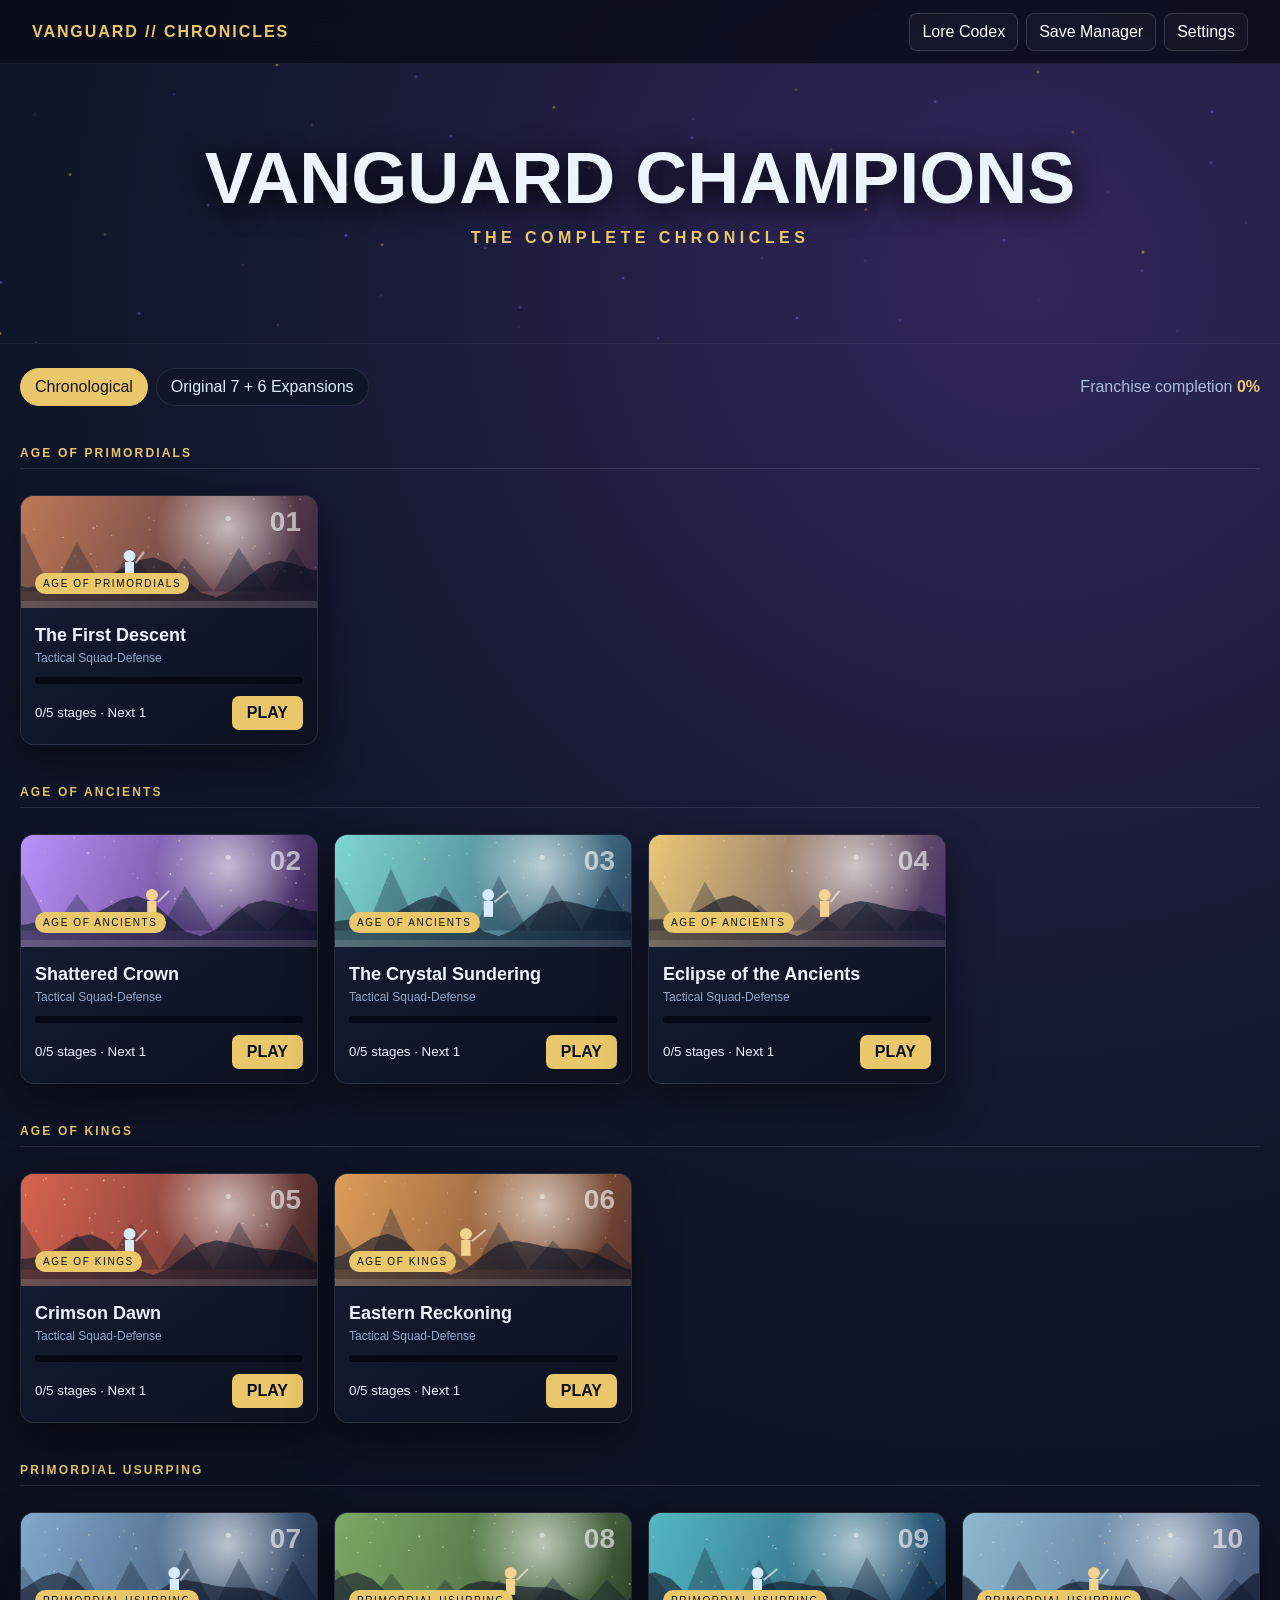
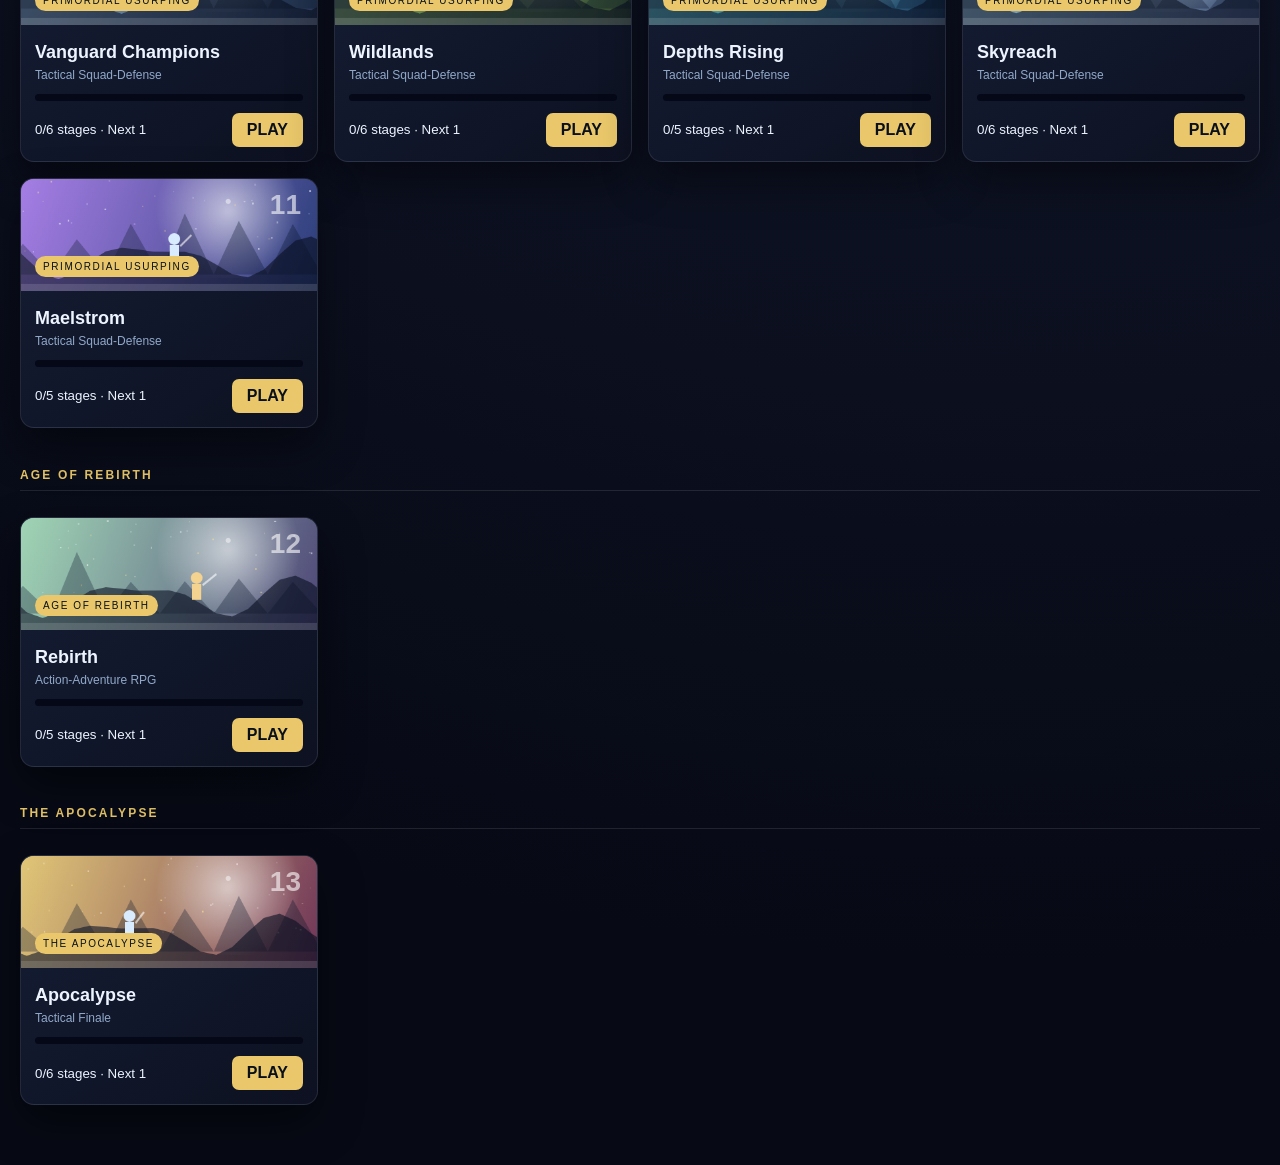
<file: index.html>
<!doctype html>
<html lang="en"><head><meta charset="utf-8"><meta name="viewport" content="width=device-width,initial-scale=1">
<title>Vanguard Champions: The Complete Chronicles</title><link rel="stylesheet" href="styles/launcher.css"></head>
<body><header class="topbar"><div class="brand">VANGUARD // CHRONICLES</div><div class="top-actions">
<button id="codexBtn">Lore Codex</button><button id="saveBtn">Save Manager</button><button id="settingsBtn">Settings</button></div></header>
<section class="hero"><canvas id="particles"></canvas><div class="hero-inner"><h1>VANGUARD CHAMPIONS</h1><p>THE COMPLETE CHRONICLES</p></div></section>
<main><div class="toolbar"><div class="filters"><button class="active" data-filter="chronology">Chronological</button><button data-filter="original">Original 7 + 6 Expansions</button></div><div class="completion">Franchise completion <strong id="completion">0%</strong></div></div><section id="gameGrid" class="grid"></section></main>
<script type="module">
import { loreData } from './shared/loreData.js';
import { loadSave, writeSave, exportSave, importSave, defaultSave } from './shared/saveManager.js';
import { modal } from './shared/uiComponents.js';
const games=[
['01-first-descent','The First Descent','Age of Primordials','Tactical Squad-Defense','#bc7049','#352543'],
['02-shattered-crown','Shattered Crown','Age of Ancients','Tactical Squad-Defense','#b88cff','#38234f'],
['03-crystal-sundering','The Crystal Sundering','Age of Ancients','Tactical Squad-Defense','#77d7d0','#2c4867'],
['04-eclipse-of-the-ancients','Eclipse of the Ancients','Age of Ancients','Tactical Squad-Defense','#edc96d','#3d2a67'],
['05-crimson-dawn','Crimson Dawn','Age of Kings','Tactical Squad-Defense','#d95a43','#452a2e'],
['06-eastern-reckoning','Eastern Reckoning','Age of Kings','Tactical Squad-Defense','#df994d','#57312c'],
['07-vanguard-champions','Vanguard Champions','Primordial Usurping','Tactical Squad-Defense','#7ba6ca','#263654'],
['08-wildlands','Wildlands','Primordial Usurping','Tactical Squad-Defense','#75a45a','#33492f'],
['09-depths-rising','Depths Rising','Primordial Usurping','Tactical Squad-Defense','#48b6bf','#213e62'],
['10-skyreach','Skyreach','Primordial Usurping','Tactical Squad-Defense','#87b8cf','#465478'],
['11-maelstrom','Maelstrom','Primordial Usurping','Tactical Squad-Defense','#a276e6','#263c75'],
['12-rebirth','Rebirth','Age of Rebirth','Action-Adventure RPG','#9bd6b1','#4d4377'],
['13-apocalypse','Apocalypse','The Apocalypse','Tactical Finale','#e2c66d','#6d3158']
];
let save=loadSave();
let filterMode='chronology';
const stageCount=i=>[7,8,10,13].includes(i+1)?6:5;
function render(){
 const grid=document.querySelector('#gameGrid');grid.innerHTML='';
 let indexes=games.map((_,i)=>i);
 if(filterMode==='original')indexes=[...indexes.slice(6),...indexes.slice(0,6)];
 let lastEra='';
 indexes.forEach(i=>{
  const g=games[i];
  if(filterMode==='chronology'&&g[2]!==lastEra){const heading=document.createElement('h2');heading.className='era-heading';heading.textContent=g[2];grid.appendChild(heading);lastEra=g[2];}
  if(filterMode==='original'&&i===6){const heading=document.createElement('h2');heading.className='era-heading';heading.textContent='The Original Seven';grid.appendChild(heading);}
  if(filterMode==='original'&&i===0){const heading=document.createElement('h2');heading.className='era-heading';heading.textContent='Six Lore Expansions';grid.appendChild(heading);}
  const gs=save.games[i+1]||{completedStages:[],endings:[]};const stages=stageCount(i);
  const pct=Math.round((gs.completedStages?.length||0)/stages*100);
  const card=document.createElement('article');card.className='card';card.style.setProperty('--c1',g[4]);card.style.setProperty('--c2',g[5]);
  const endingLabels={A:'Restoration',B:'The Eternal Cycle',C:'The Mentor’s Return',D:'The Unified Orb'};
  const endings=i===12?(gs.endings||[]).map(x=>{const code=x.charAt(0);return endingLabels[code]?`<span class="ending-badge" title="${endingLabels[code]}">Ending ${code}</span>`:''}).join(''):'';
  const next=gs.unlockedStages?.length?Math.min(stages,Math.max(...gs.unlockedStages)):1;
  const playLabel=(gs.completedStages?.length||0)>0?'CONTINUE':'PLAY';
  card.innerHTML=`<div class="cover"><canvas class="cover-art" aria-hidden="true"></canvas><span class="era">${g[2]}</span><b class="game-number">${String(i+1).padStart(2,'0')}</b></div><div class="card-body"><h2>${g[1]}</h2><div class="genre">${g[3]}</div><div class="progress"><i style="width:${pct}%"></i></div><div class="card-foot"><small>${gs.completedStages?.length||0}/${stages} stages${(gs.completedStages?.length||0)<stages?` · Next ${next}`:''}</small><a href="games/${g[0]}/index.html">${playLabel}</a></div>${endings?`<div class="ending-row" aria-label="Unlocked endings">${endings}</div>`:''}</div>`;
  grid.appendChild(card);
  paintCover(card.querySelector('.cover-art'),i,g[4],g[5]);
 });
 let completed=0,total=0;Object.values(save.games).forEach((g,i)=>{completed+=g.completedStages?.length||0;total+=stageCount(i)});
 document.querySelector('#completion').textContent=Math.round(completed/total*100)+'%';
}
function paintCover(canvas,index,primary,shadow){
 const ctx=canvas.getContext('2d');canvas.width=480;canvas.height=170;
 const gradient=ctx.createLinearGradient(0,0,480,170);gradient.addColorStop(0,primary);gradient.addColorStop(1,shadow);ctx.fillStyle=gradient;ctx.fillRect(0,0,480,170);
 const glow=ctx.createRadialGradient(330,48,3,330,48,110);glow.addColorStop(0,'#fff9');glow.addColorStop(1,'#fff0');ctx.fillStyle=glow;ctx.fillRect(220,0,230,150);
 let seed=(index+1)*7919;const rand=()=>{seed=(seed*16807)%2147483647;return(seed-1)/2147483646};
 for(let i=0;i<38;i++){ctx.globalAlpha=.2+rand()*.45;ctx.fillStyle=i%4?'#fff':'#ffe38b';ctx.fillRect(rand()*480,rand()*115,1+rand()*2,1+rand()*2)}
 ctx.globalAlpha=.32;ctx.fillStyle='#061127';
 for(let i=0;i<7;i++){const x=i*82-20,h=35+rand()*60;ctx.beginPath();ctx.moveTo(x,145);ctx.lineTo(x+38,145-h);ctx.lineTo(x+82,145);ctx.fill()}
 ctx.globalAlpha=.62;ctx.fillStyle='#080e20';
 ctx.beginPath();ctx.moveTo(0,155);for(let x=0;x<=480;x+=24)ctx.lineTo(x,120+Math.sin((x+index*23)*.025)*22+Math.cos(x*.041+index)*12);ctx.lineTo(480,170);ctx.lineTo(0,170);ctx.fill();
 const px=180+(index%4)*34,py=107;
 ctx.globalAlpha=1;ctx.fillStyle=index%2?'#f4d18c':'#d7eaff';ctx.beginPath();ctx.arc(px,py-16,9,0,Math.PI*2);ctx.fill();ctx.fillRect(px-7,py-7,14,24);
 ctx.strokeStyle='#fff9';ctx.lineWidth=3;ctx.beginPath();ctx.moveTo(px+9,py-5);ctx.lineTo(px+22+(index%3)*4,py-22);ctx.stroke();
 ctx.fillStyle='#ffffff22';ctx.fillRect(0,159,480,11);ctx.globalAlpha=1;
}
render();
document.querySelectorAll('.filters button').forEach(b=>b.onclick=()=>{filterMode=b.dataset.filter;document.querySelectorAll('.filters button').forEach(x=>x.classList.remove('active'));b.classList.add('active');render();});
document.querySelector('#codexBtn').onclick=()=>modal('The Records of All Time', loreData.map(x=>`<details><summary><strong>${x.era}: ${x.title}</strong></summary><p>${x.text}</p></details>`).join());
document.querySelector('#saveBtn').onclick=()=>modal('Franchise Save Manager','<p>Export a portable, integrity-checked save or import a previously exported one.</p>',[
{label:'Export .json',primary:true,action:()=>exportSave(save)},
{label:'Import .json',action:()=>{const input=document.createElement('input');input.type='file';input.accept='.json';input.onchange=async()=>{try{save=await importSave(input.files[0]);writeSave(save);render();modal('Save imported','Your franchise progress is restored.')}catch(e){modal('Import rejected',e.message)}};input.click()}},
{label:'Reset Save',action:()=>modal('Reset all progress?','This cannot be undone.',[{label:'Cancel'},{label:'Reset permanently',primary:true,action:()=>{save=defaultSave();writeSave(save);render();}}])}
]);
document.querySelector('#settingsBtn').onclick=()=>{
 const s=save.settings;modal('Audio & Accessibility',`<label>Master <input id="master" type="range" min="0" max="1" step=".05" value="${s.master}"></label><br><label>SFX <input id="sfx" type="range" min="0" max="1" step=".05" value="${s.sfx}"></label><br><label>Music <input id="music" type="range" min="0" max="1" step=".05" value="${s.music}"></label><br><label><input id="auto" type="checkbox" ${s.autoPause?'checked':''}> Tactical auto-pause</label><br><label><input id="contrast" type="checkbox" ${s.highContrast?'checked':''}> High-contrast telegraphs</label>`,[
 {label:'Save settings',primary:true,action:()=>{save.settings={master:+document.querySelector('#master').value,sfx:+document.querySelector('#sfx').value,music:+document.querySelector('#music').value,autoPause:document.querySelector('#auto').checked,highContrast:document.querySelector('#contrast').checked};writeSave(save);}}
 ]);
};
const c=document.querySelector('#particles'),p=c.getContext('2d');function particles(){const r=c.getBoundingClientRect();c.width=r.width;c.height=r.height;const a=Array.from({length:55},(_,i)=>({x:(i*173)%r.width,y:(i*97)%r.height,v:.12+(i%5)*.08,c:i%3?'#9b74ff':'#efc96d'}));function draw(t){p.clearRect(0,0,c.width,c.height);for(const q of a){q.y-=q.v;if(q.y<0)q.y=c.height;p.fillStyle=q.c;p.globalAlpha=.25+(Math.sin(t*.001+q.x)*.25);p.beginPath();p.arc(q.x,q.y,1.5,0,7);p.fill()}p.globalAlpha=1;requestAnimationFrame(draw)}requestAnimationFrame(draw)}particles();
</script></body></html>
</file>
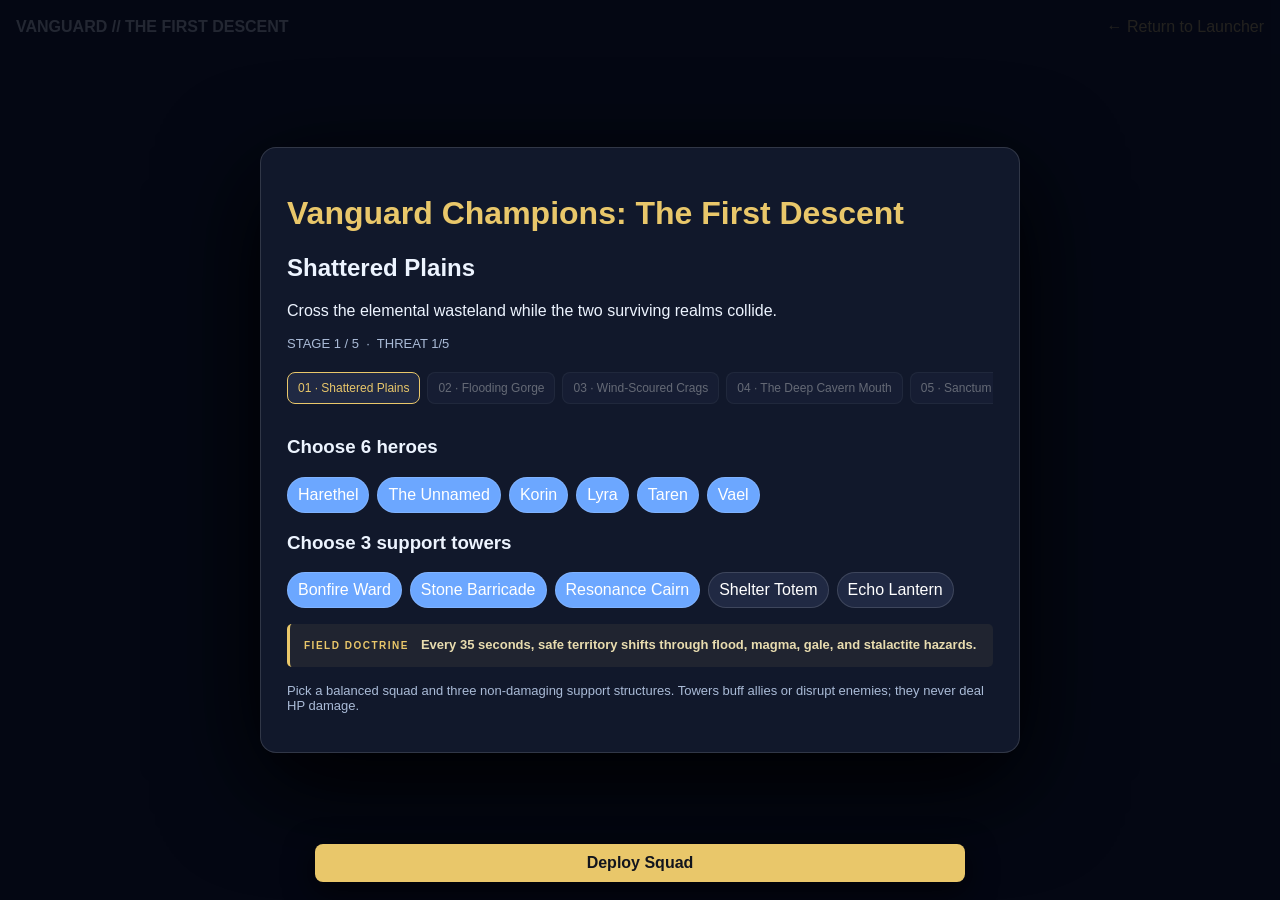
<file: games/01-first-descent/index.html>
<!doctype html><html><head><meta charset="utf-8"><meta name="viewport" content="width=device-width,initial-scale=1"><title>The First Descent</title><link rel="stylesheet" href="../../styles/launcher.css"></head><body class="game-shell"><header class="game-top"><h1>VANGUARD // THE FIRST DESCENT</h1><a href="../../index.html">← Return to Launcher</a></header><main class="game-canvas-wrap"><canvas id="game"></canvas></main><script type="module">import data from './gameData.js';import{TacticalEngine}from'../../shared/tacticalEngine.js';import'./gameOverrides.js';const e=new TacticalEngine(document.querySelector('#game'),data);e.boot();</script></body></html>
</file>
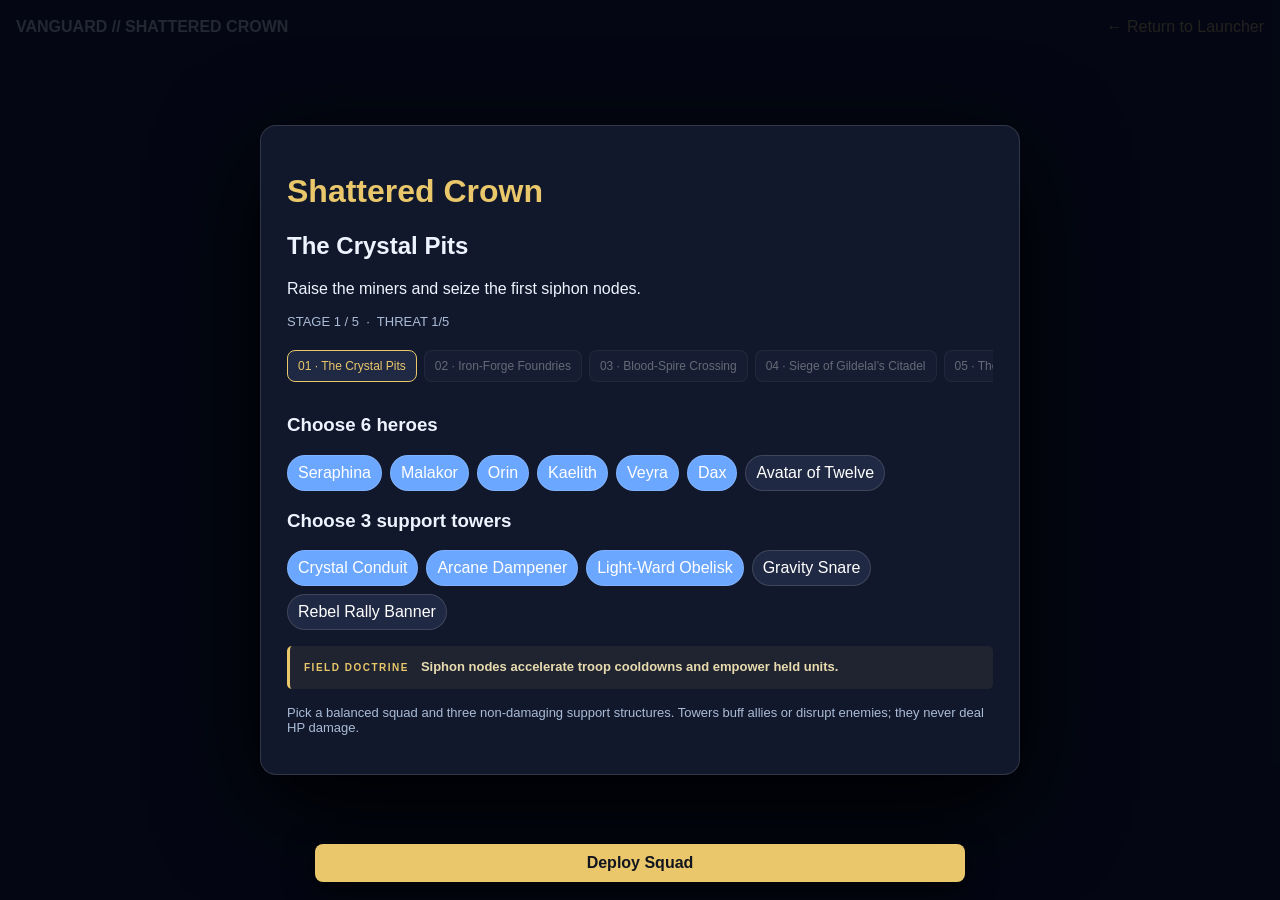
<file: games/02-shattered-crown/index.html>
<!doctype html><html><head><meta charset="utf-8"><meta name="viewport" content="width=device-width,initial-scale=1"><title>Shattered Crown</title><link rel="stylesheet" href="../../styles/launcher.css"></head><body class="game-shell"><header class="game-top"><h1>VANGUARD // SHATTERED CROWN</h1><a href="../../index.html">← Return to Launcher</a></header><main class="game-canvas-wrap"><canvas id="game"></canvas></main><script type="module">import data from './gameData.js';import{TacticalEngine}from'../../shared/tacticalEngine.js';import'./gameOverrides.js';new TacticalEngine(document.querySelector('#game'),data).boot();</script></body></html>
</file>
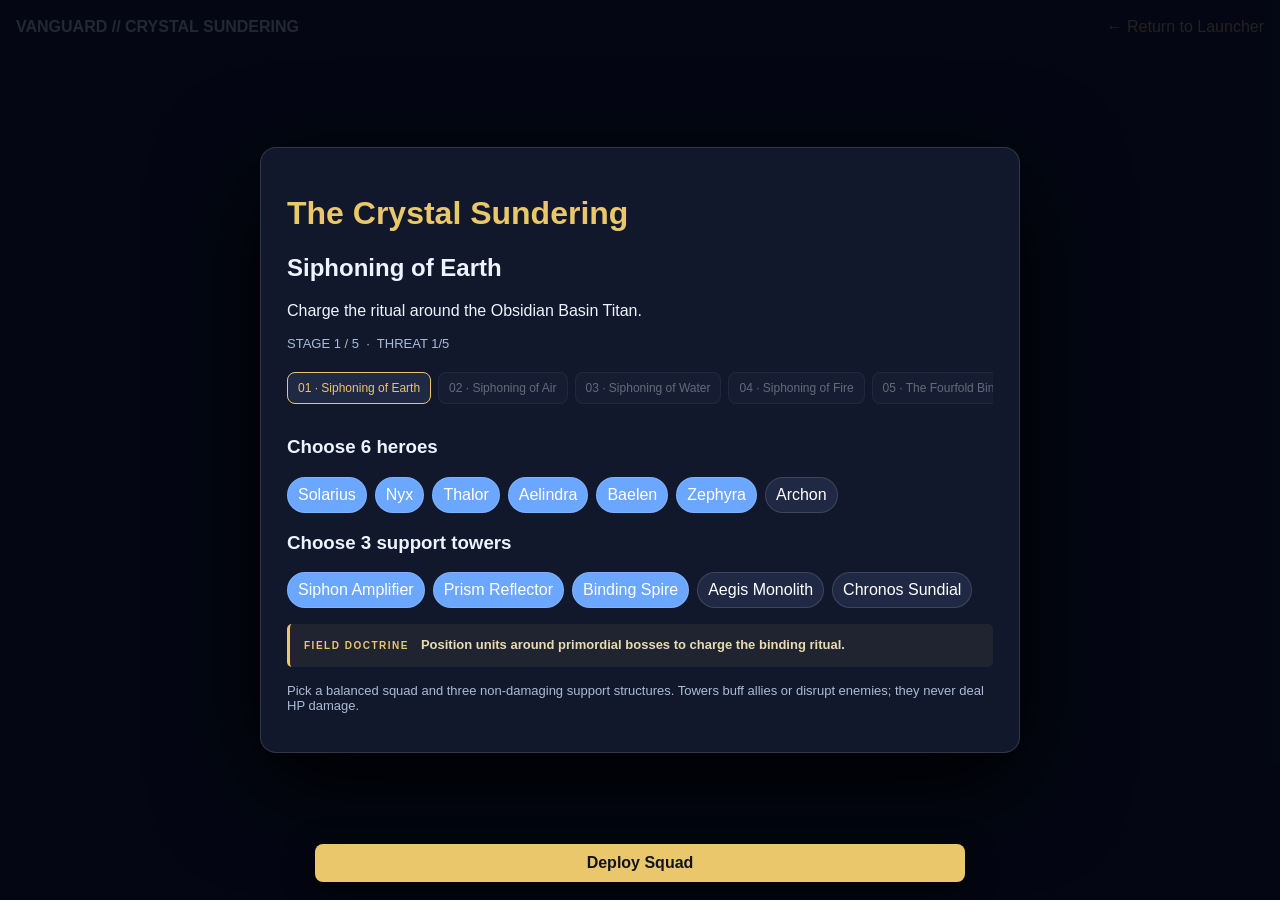
<file: games/03-crystal-sundering/index.html>
<!doctype html><html><head><meta charset="utf-8"><meta name="viewport" content="width=device-width,initial-scale=1"><title>The Crystal Sundering</title><link rel="stylesheet" href="../../styles/launcher.css"></head><body class="game-shell"><header class="game-top"><h1>VANGUARD // CRYSTAL SUNDERING</h1><a href="../../index.html">← Return to Launcher</a></header><main class="game-canvas-wrap"><canvas id="game"></canvas></main><script type="module">import data from './gameData.js';import{TacticalEngine}from'../../shared/tacticalEngine.js';import'./gameOverrides.js';new TacticalEngine(document.querySelector('#game'),data).boot();</script></body></html>
</file>
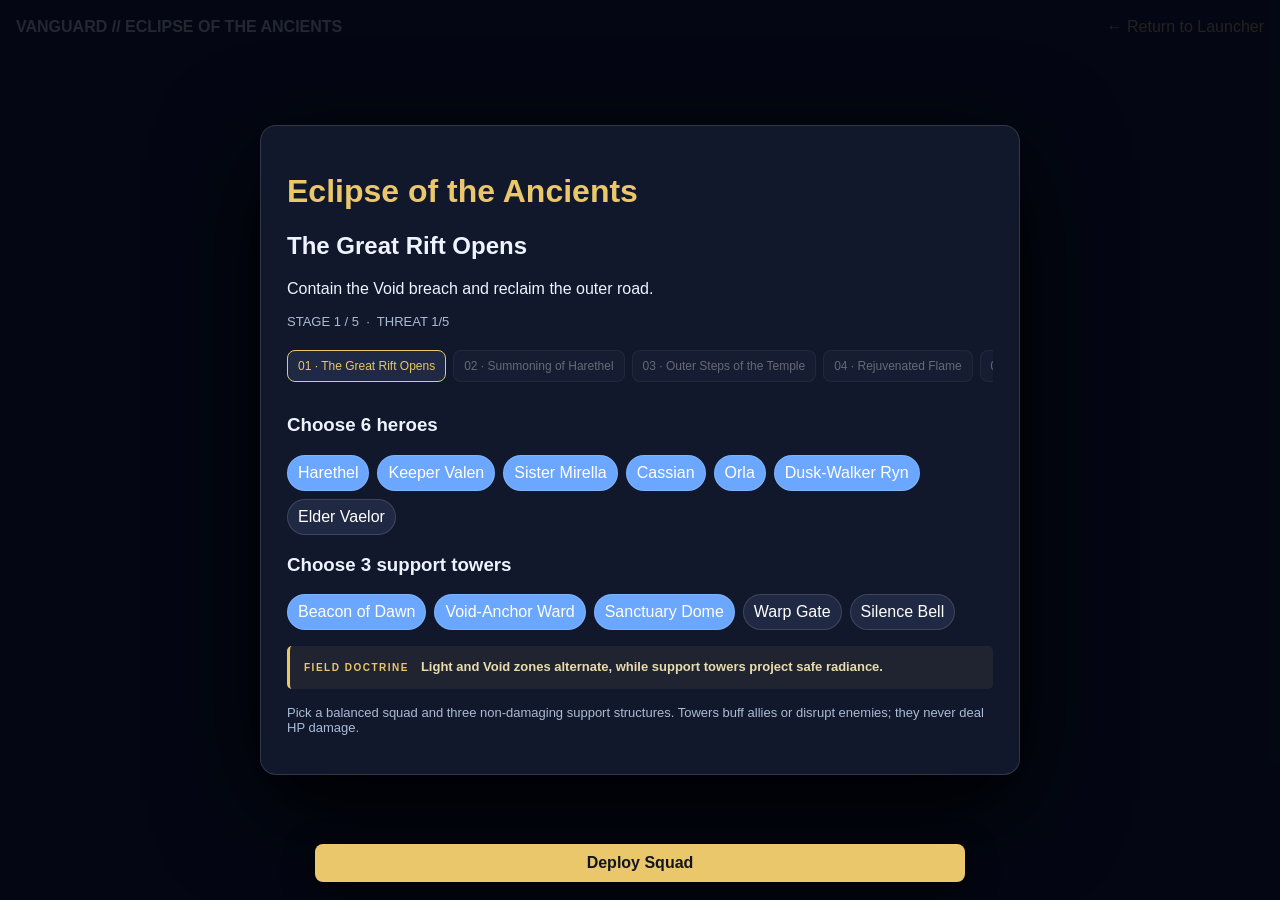
<file: games/04-eclipse-of-the-ancients/index.html>
<!doctype html><html><head><meta charset="utf-8"><meta name="viewport" content="width=device-width,initial-scale=1"><title>Eclipse of the Ancients</title><link rel="stylesheet" href="../../styles/launcher.css"></head><body class="game-shell"><header class="game-top"><h1>VANGUARD // ECLIPSE OF THE ANCIENTS</h1><a href="../../index.html">← Return to Launcher</a></header><main class="game-canvas-wrap"><canvas id="game"></canvas></main><script type="module">import data from './gameData.js';import{TacticalEngine}from'../../shared/tacticalEngine.js';import'./gameOverrides.js';new TacticalEngine(document.querySelector('#game'),data).boot();</script></body></html>
</file>
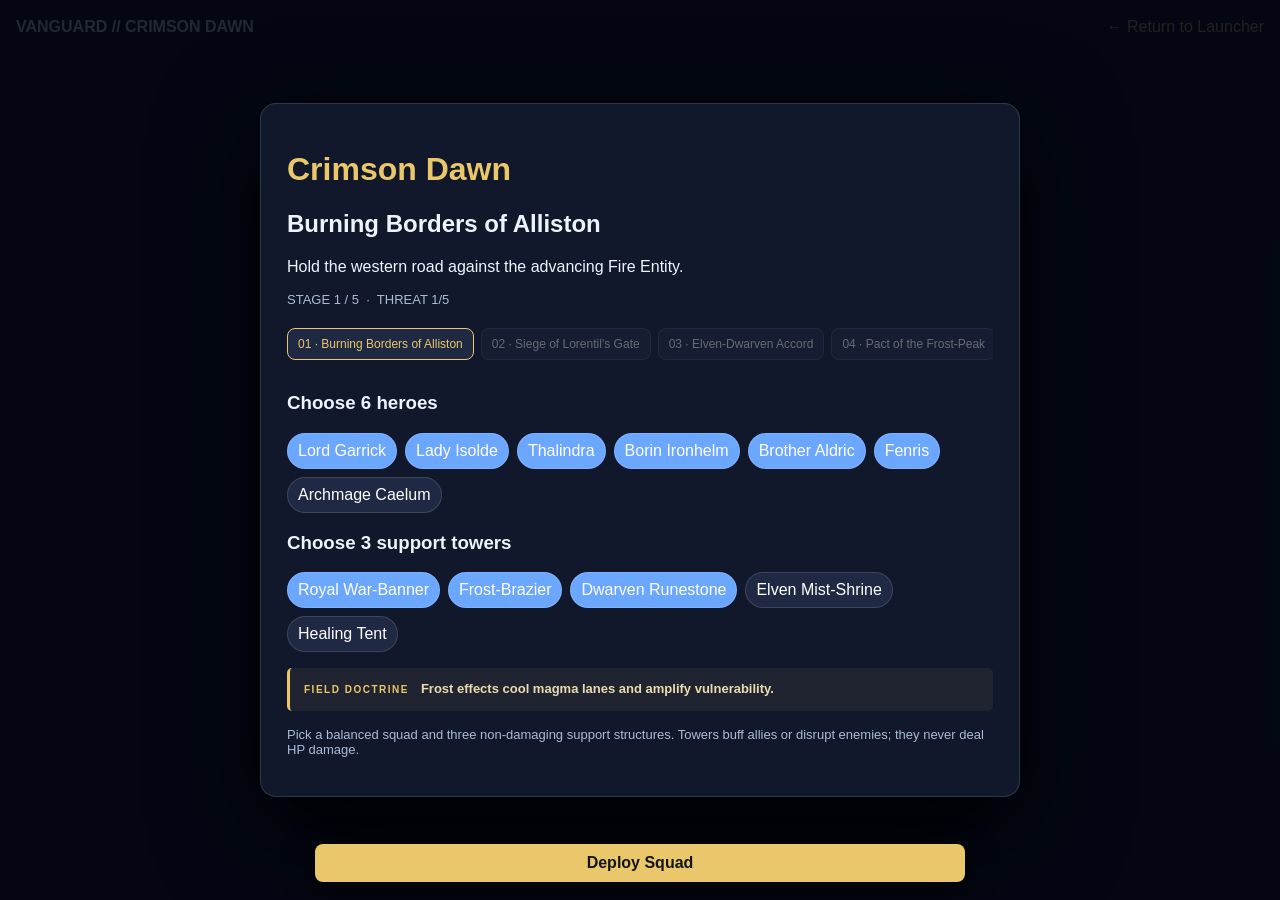
<file: games/05-crimson-dawn/index.html>
<!doctype html><html><head><meta charset="utf-8"><meta name="viewport" content="width=device-width,initial-scale=1"><title>Crimson Dawn</title><link rel="stylesheet" href="../../styles/launcher.css"></head><body class="game-shell"><header class="game-top"><h1>VANGUARD // CRIMSON DAWN</h1><a href="../../index.html">← Return to Launcher</a></header><main class="game-canvas-wrap"><canvas id="game"></canvas></main><script type="module">import data from './gameData.js';import{TacticalEngine}from'../../shared/tacticalEngine.js';import'./gameOverrides.js';new TacticalEngine(document.querySelector('#game'),data).boot();</script></body></html>
</file>
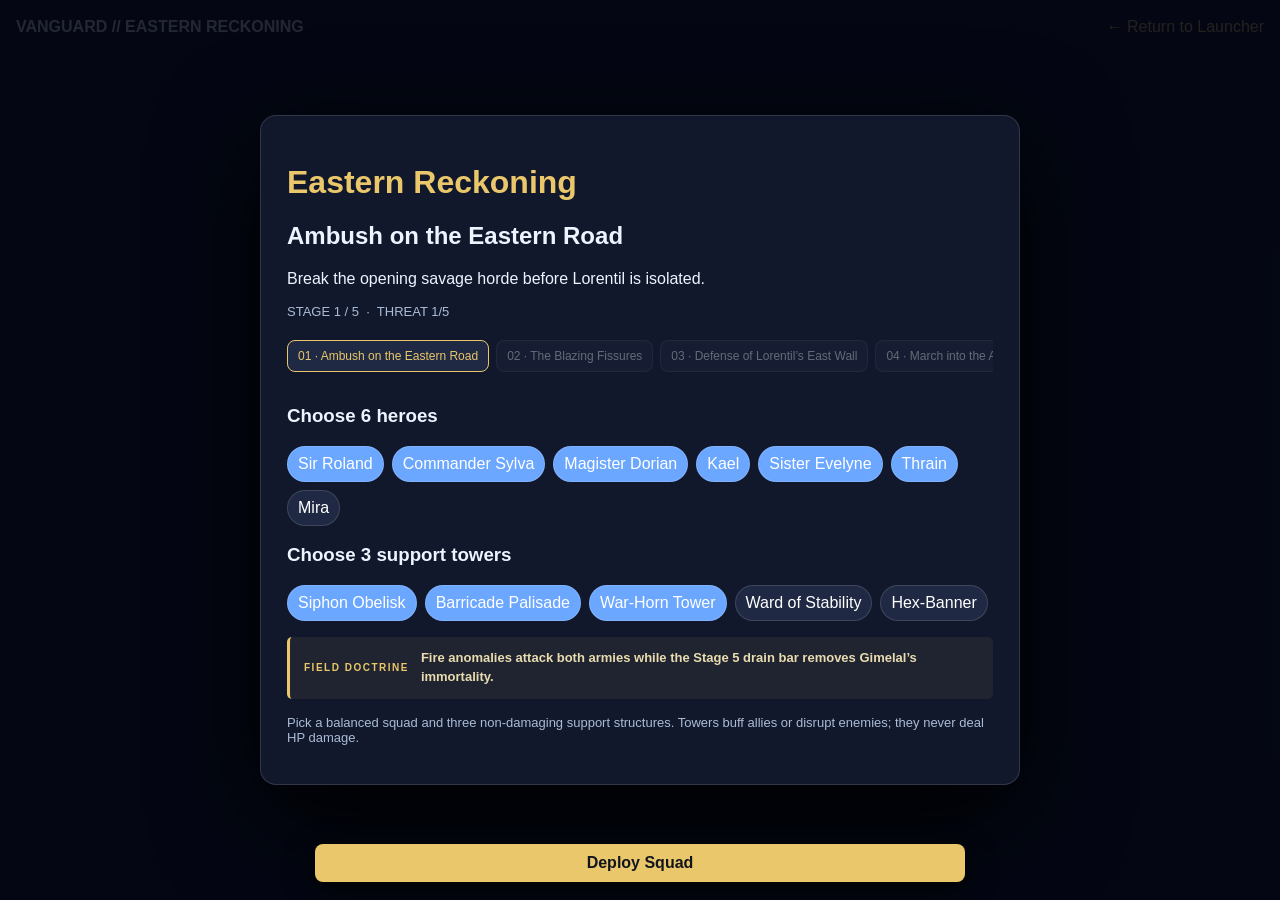
<file: games/06-eastern-reckoning/index.html>
<!doctype html><html><head><meta charset="utf-8"><meta name="viewport" content="width=device-width,initial-scale=1"><title>Eastern Reckoning</title><link rel="stylesheet" href="../../styles/launcher.css"></head><body class="game-shell"><header class="game-top"><h1>VANGUARD // EASTERN RECKONING</h1><a href="../../index.html">← Return to Launcher</a></header><main class="game-canvas-wrap"><canvas id="game"></canvas></main><script type="module">import data from './gameData.js';import{TacticalEngine}from'../../shared/tacticalEngine.js';import'./gameOverrides.js';new TacticalEngine(document.querySelector('#game'),data).boot();</script></body></html>
</file>
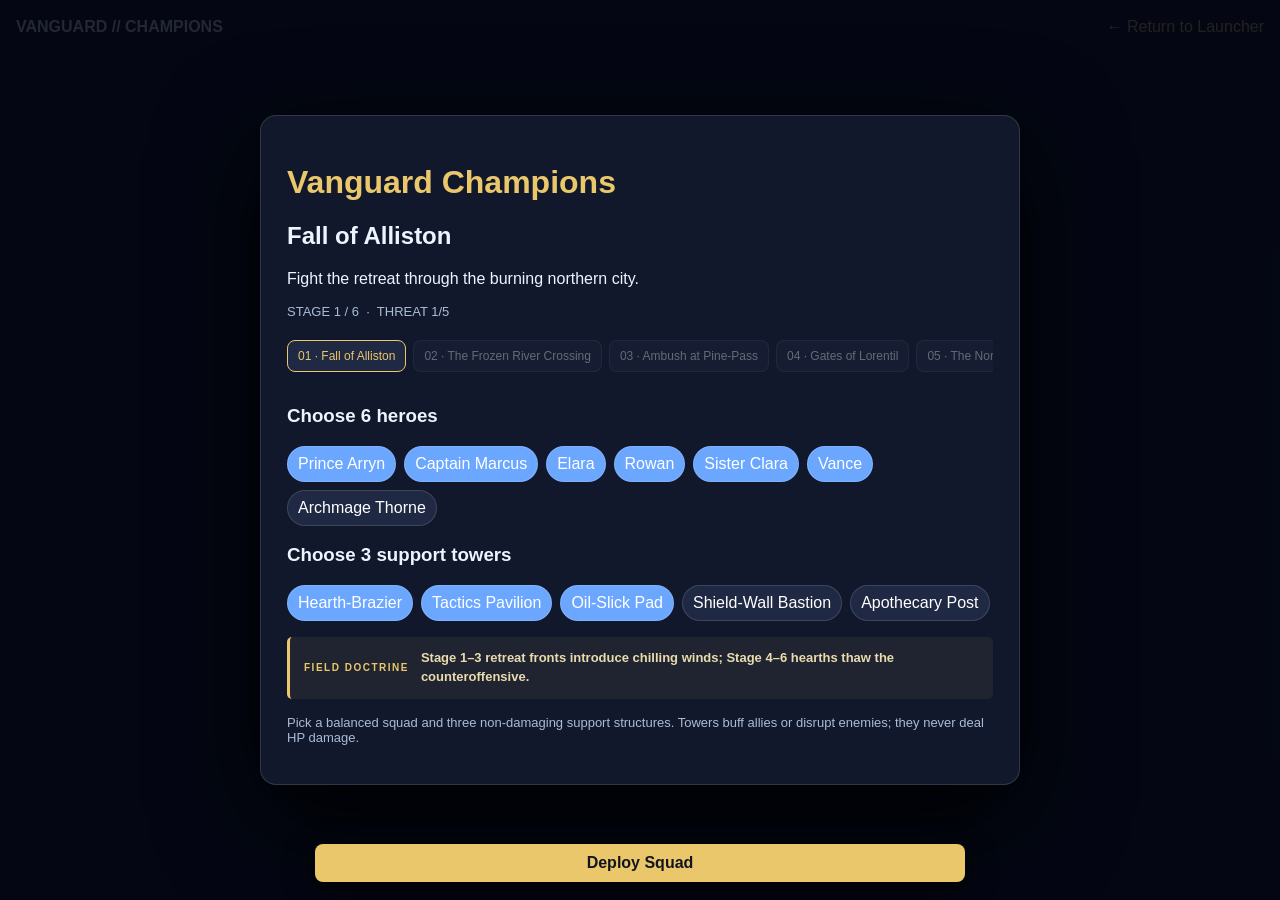
<file: games/07-vanguard-champions/index.html>
<!doctype html><html><head><meta charset="utf-8"><meta name="viewport" content="width=device-width,initial-scale=1"><title>Vanguard Champions</title><link rel="stylesheet" href="../../styles/launcher.css"></head><body class="game-shell"><header class="game-top"><h1>VANGUARD // CHAMPIONS</h1><a href="../../index.html">← Return to Launcher</a></header><main class="game-canvas-wrap"><canvas id="game"></canvas></main><script type="module">import data from './gameData.js';import{TacticalEngine}from'../../shared/tacticalEngine.js';import'./gameOverrides.js';new TacticalEngine(document.querySelector('#game'),data).boot();</script></body></html>
</file>
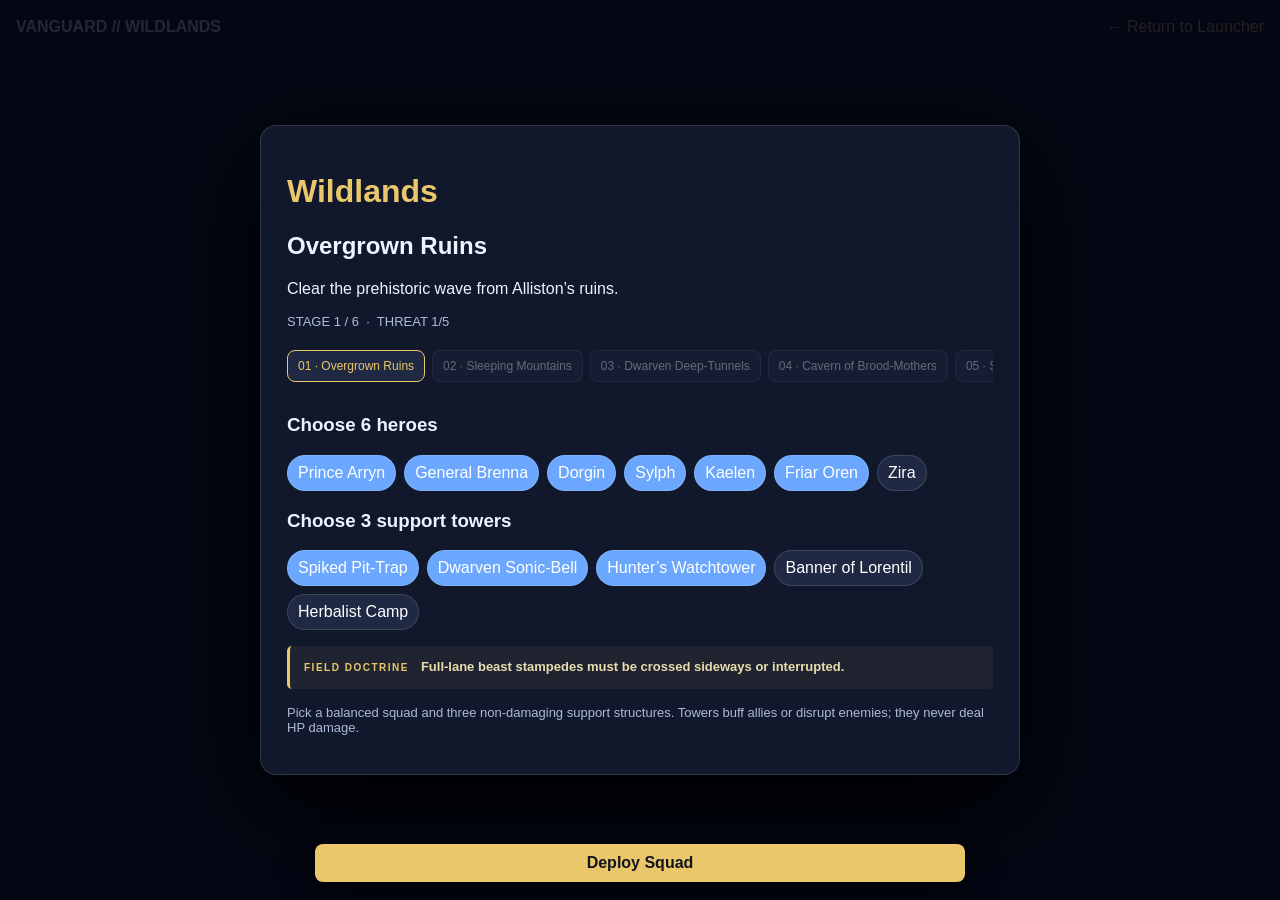
<file: games/08-wildlands/index.html>
<!doctype html><html><head><meta charset="utf-8"><meta name="viewport" content="width=device-width,initial-scale=1"><title>Wildlands</title><link rel="stylesheet" href="../../styles/launcher.css"></head><body class="game-shell"><header class="game-top"><h1>VANGUARD // WILDLANDS</h1><a href="../../index.html">← Return to Launcher</a></header><main class="game-canvas-wrap"><canvas id="game"></canvas></main><script type="module">import data from './gameData.js';import{TacticalEngine}from'../../shared/tacticalEngine.js';import'./gameOverrides.js';new TacticalEngine(document.querySelector('#game'),data).boot();</script></body></html>
</file>
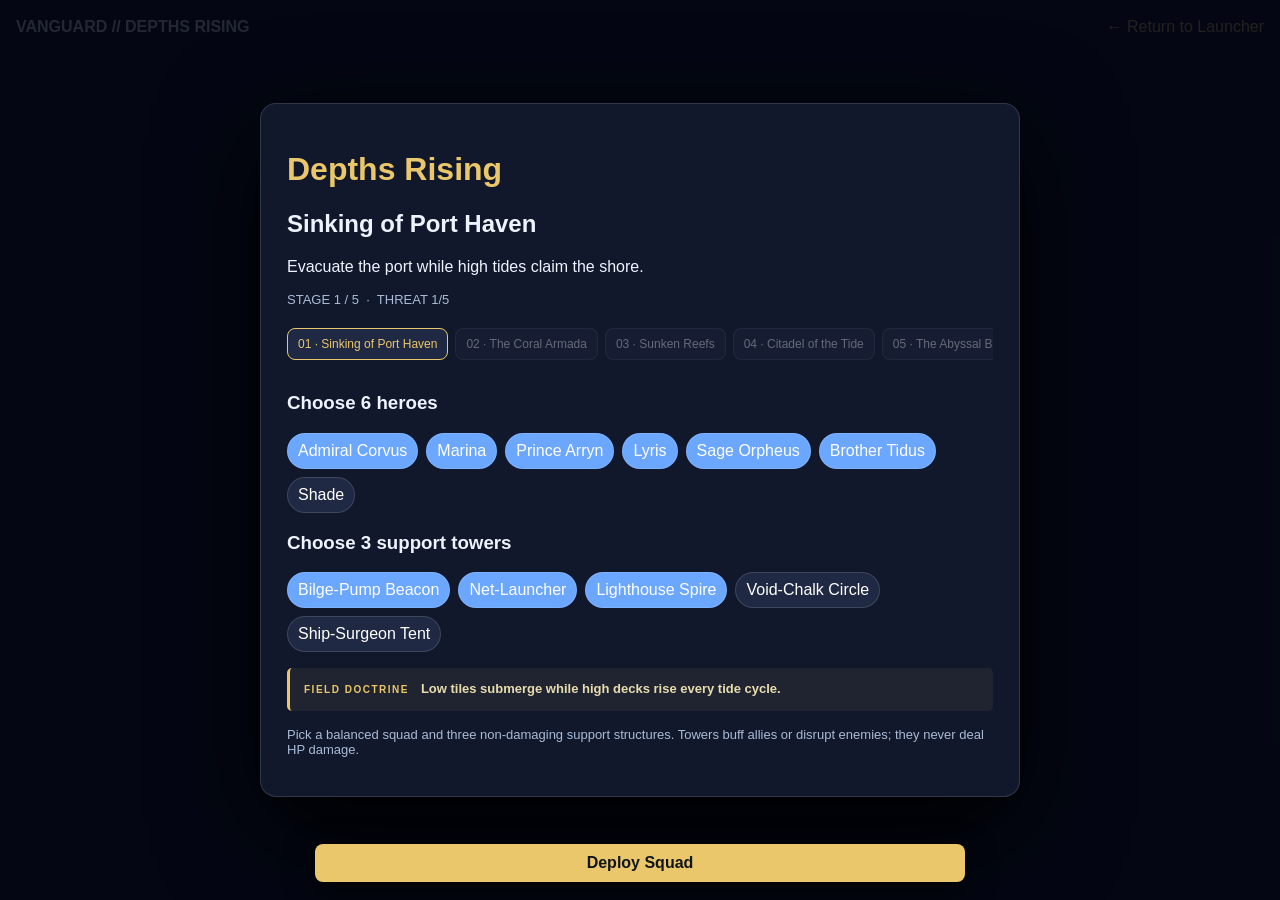
<file: games/09-depths-rising/index.html>
<!doctype html><html><head><meta charset="utf-8"><meta name="viewport" content="width=device-width,initial-scale=1"><title>Depths Rising</title><link rel="stylesheet" href="../../styles/launcher.css"></head><body class="game-shell"><header class="game-top"><h1>VANGUARD // DEPTHS RISING</h1><a href="../../index.html">← Return to Launcher</a></header><main class="game-canvas-wrap"><canvas id="game"></canvas></main><script type="module">import data from './gameData.js';import{TacticalEngine}from'../../shared/tacticalEngine.js';import'./gameOverrides.js';new TacticalEngine(document.querySelector('#game'),data).boot();</script></body></html>
</file>
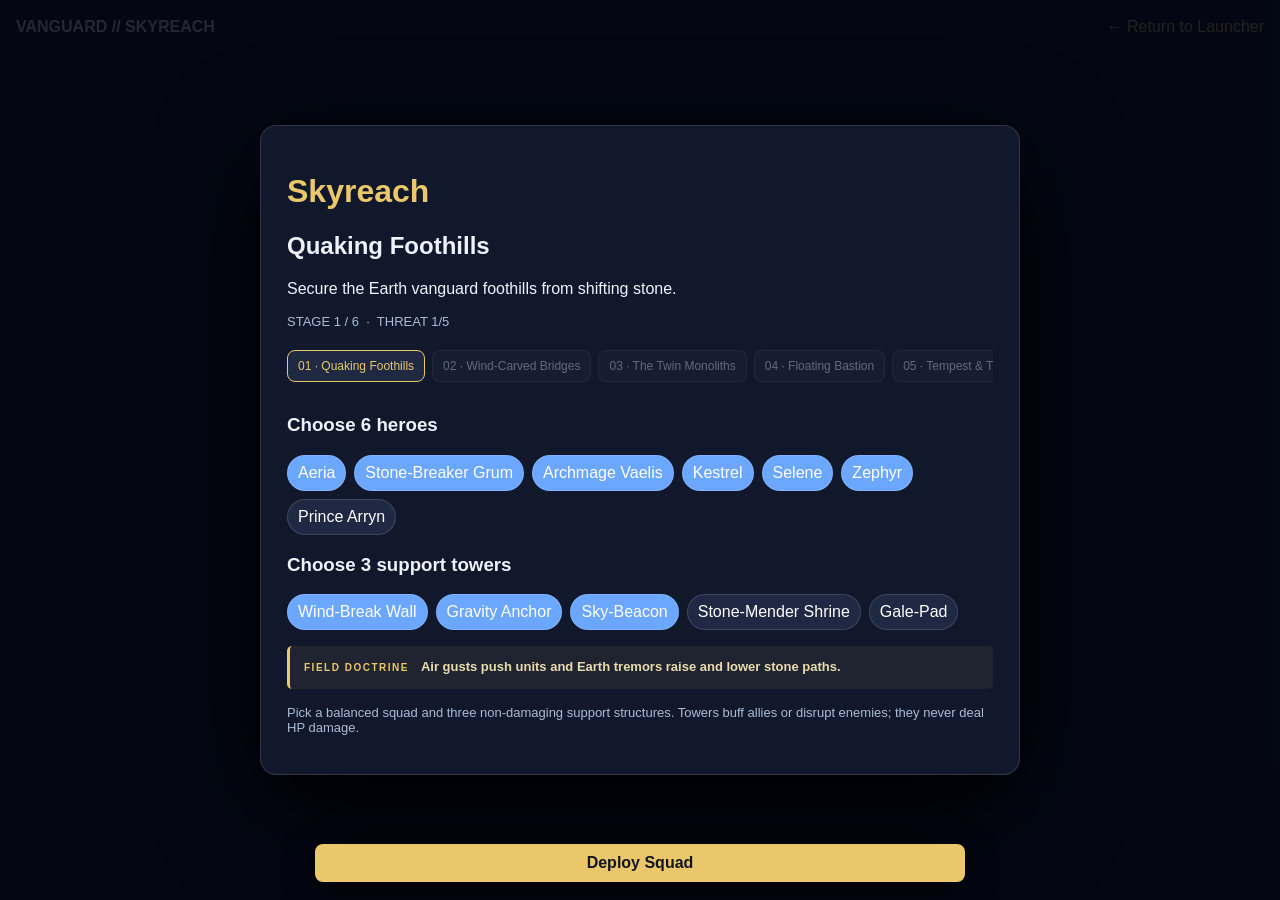
<file: games/10-skyreach/index.html>
<!doctype html><html><head><meta charset="utf-8"><meta name="viewport" content="width=device-width,initial-scale=1"><title>Skyreach</title><link rel="stylesheet" href="../../styles/launcher.css"></head><body class="game-shell"><header class="game-top"><h1>VANGUARD // SKYREACH</h1><a href="../../index.html">← Return to Launcher</a></header><main class="game-canvas-wrap"><canvas id="game"></canvas></main><script type="module">import data from './gameData.js';import{TacticalEngine}from'../../shared/tacticalEngine.js';import'./gameOverrides.js';new TacticalEngine(document.querySelector('#game'),data).boot();</script></body></html>
</file>
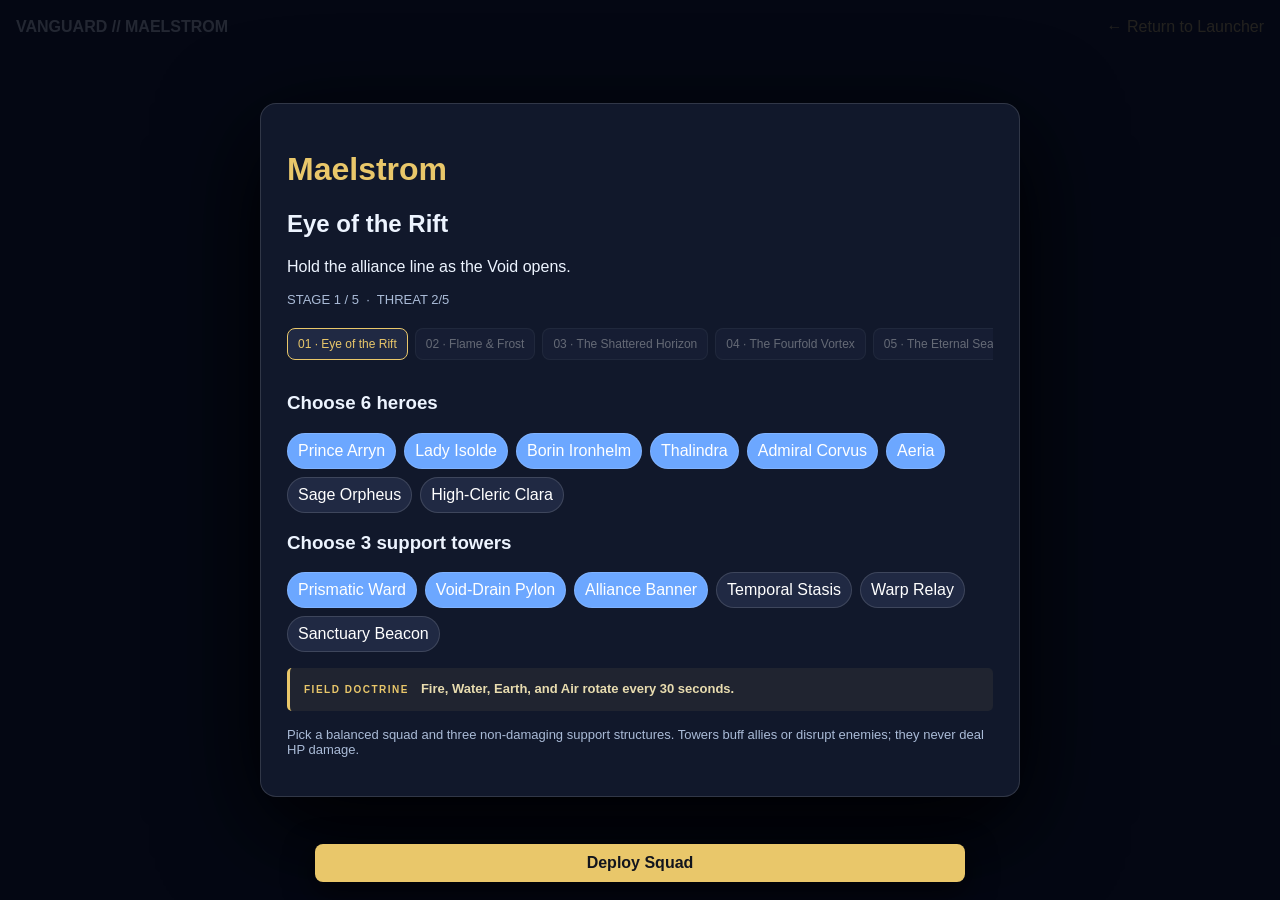
<file: games/11-maelstrom/index.html>
<!doctype html><html><head><meta charset="utf-8"><meta name="viewport" content="width=device-width,initial-scale=1"><title>Maelstrom</title><link rel="stylesheet" href="../../styles/launcher.css"></head><body class="game-shell"><header class="game-top"><h1>VANGUARD // MAELSTROM</h1><a href="../../index.html">← Return to Launcher</a></header><main class="game-canvas-wrap"><canvas id="game"></canvas></main><script type="module">import data from './gameData.js';import{TacticalEngine}from'../../shared/tacticalEngine.js';import'./gameOverrides.js';new TacticalEngine(document.querySelector('#game'),data).boot();</script></body></html>
</file>
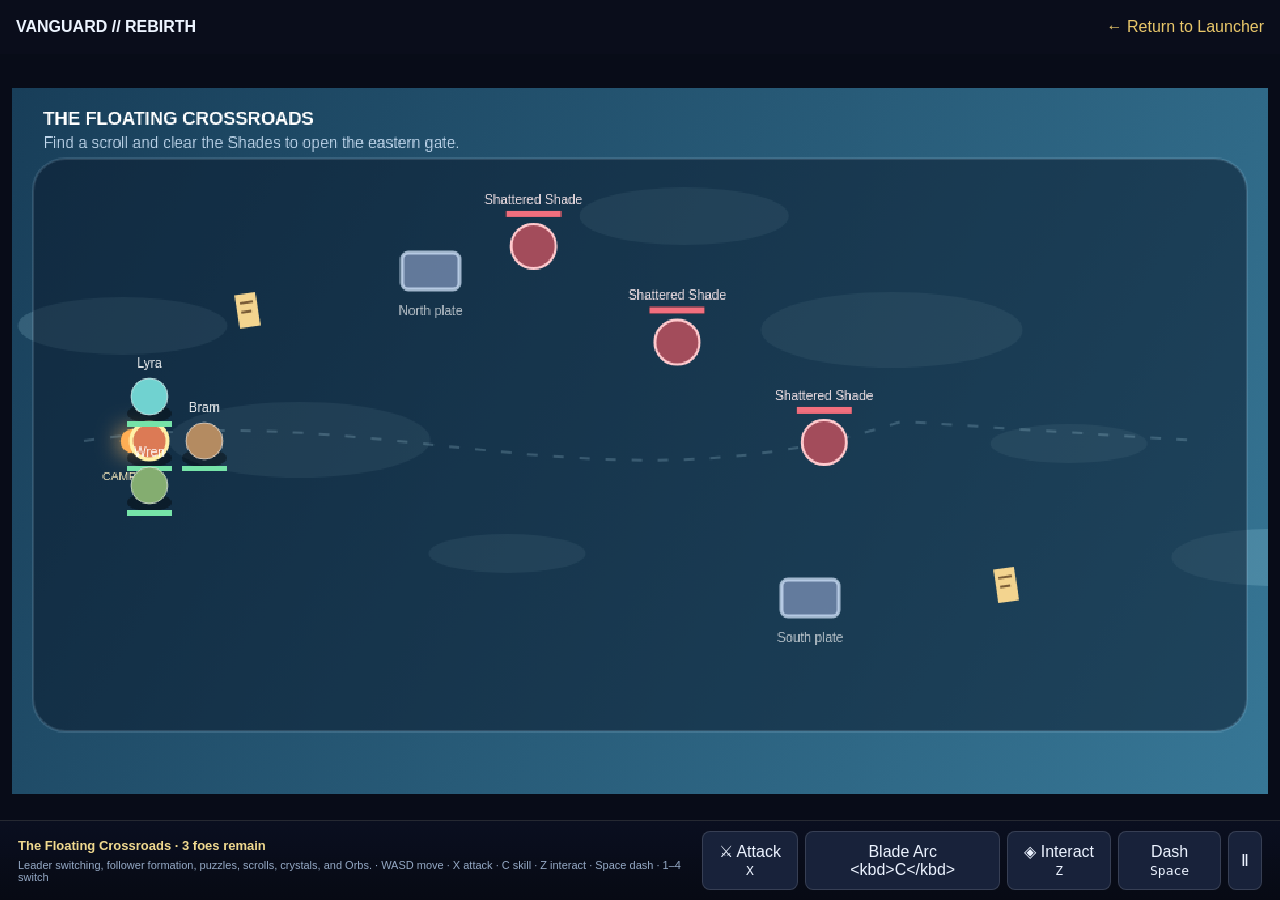
<file: games/12-rebirth/index.html>
<!doctype html><html><head><meta charset="utf-8"><meta name="viewport" content="width=device-width,initial-scale=1"><title>Rebirth</title><link rel="stylesheet" href="../../styles/launcher.css"></head><body class="game-shell"><header class="game-top"><h1>VANGUARD // REBIRTH</h1><a href="../../index.html">← Return to Launcher</a></header><main class="game-canvas-wrap"><canvas id="game"></canvas></main><script type="module">import data from './gameData.js';import{AdventureEngine}from'../../shared/adventureEngine.js';import'./gameOverrides.js';new AdventureEngine(document.querySelector('#game'),data).boot();</script></body></html>
</file>
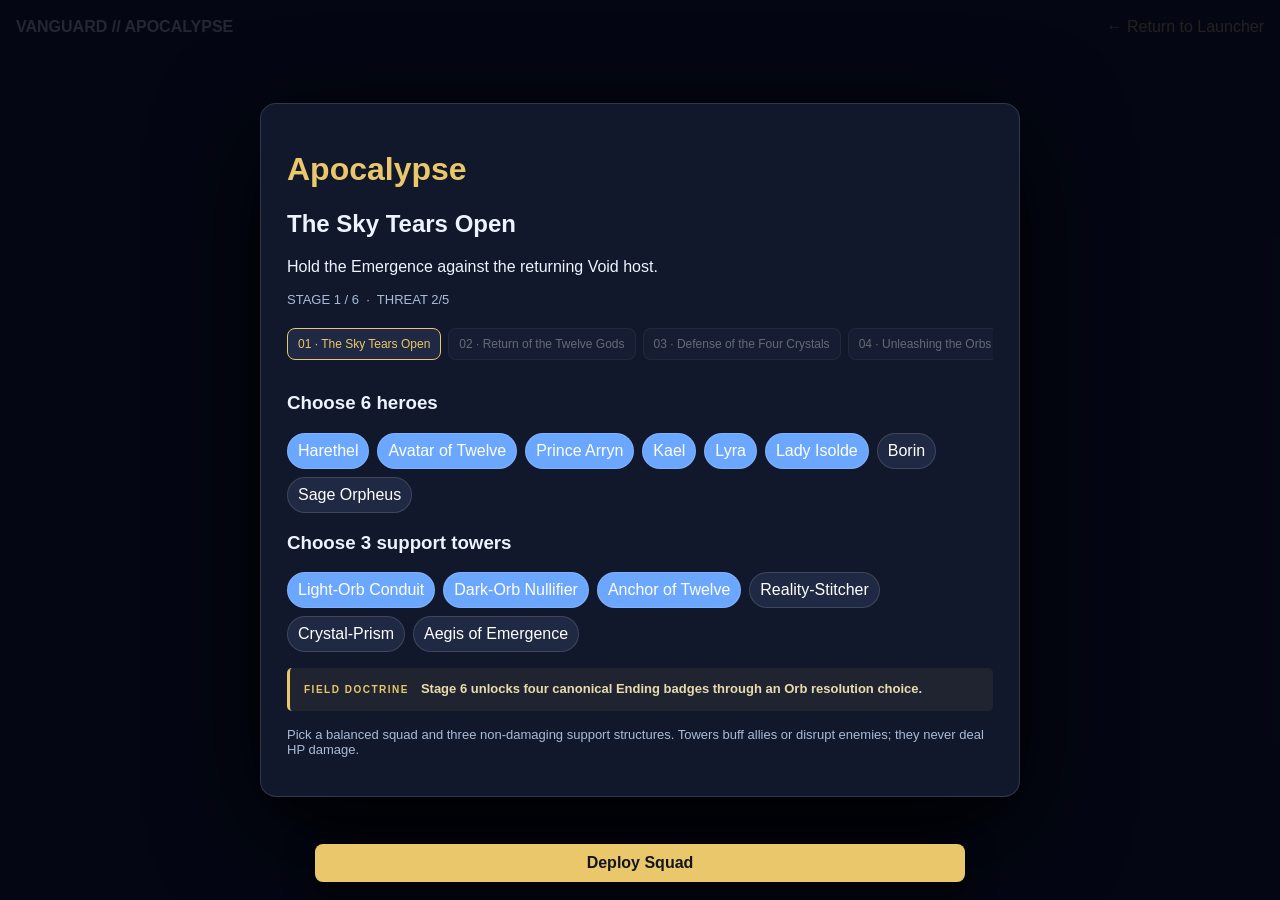
<file: games/13-apocalypse/index.html>
<!doctype html><html><head><meta charset="utf-8"><meta name="viewport" content="width=device-width,initial-scale=1"><title>Apocalypse</title><link rel="stylesheet" href="../../styles/launcher.css"></head><body class="game-shell"><header class="game-top"><h1>VANGUARD // APOCALYPSE</h1><a href="../../index.html">← Return to Launcher</a></header><main class="game-canvas-wrap"><canvas id="game"></canvas></main><script type="module">import data from './gameData.js';import{TacticalEngine}from'../../shared/tacticalEngine.js';import'./gameOverrides.js';new TacticalEngine(document.querySelector('#game'),data).boot();</script></body></html>
</file>
<file: styles/launcher.css>
:root{--gold:#e9c76a;--ink:#090d1d;--panel:#11182bcc;--cyan:#73d8ff;--violet:#9a70ff}
*{box-sizing:border-box}body{margin:0;font-family:Inter,Segoe UI,sans-serif;color:#edf4ff;background:radial-gradient(circle at 80% 10%,#31265a 0,#11172c 32%,#070a15 85%);min-height:100vh}button,a{font:inherit}button{cursor:pointer}
.topbar{height:64px;padding:0 32px;display:flex;align-items:center;justify-content:space-between;border-bottom:1px solid #ffffff12;background:#080c18cc;position:sticky;top:0;z-index:5;backdrop-filter:blur(12px)}.brand{font-weight:900;letter-spacing:.12em;color:var(--gold)}.top-actions{display:flex;gap:8px}.top-actions button{border:1px solid #ffffff22;color:#fff;background:#ffffff08;padding:9px 12px;border-radius:8px}
.hero{position:relative;height:280px;display:grid;place-items:center;text-align:center;overflow:hidden;border-bottom:1px solid #ffffff10}.hero canvas{position:absolute;inset:0;width:100%;height:100%}.hero-inner{position:relative;z-index:2}.hero h1{font-size:clamp(36px,6vw,72px);line-height:.95;margin:0;text-shadow:0 5px 28px #000}.hero p{letter-spacing:.28em;color:var(--gold);font-weight:700}
.toolbar{max-width:1400px;margin:24px auto 12px;padding:0 20px;display:flex;justify-content:space-between;align-items:center}.filters{display:flex;gap:8px}.filters button{border:1px solid #ffffff18;background:#10162a;color:#dcecff;padding:9px 14px;border-radius:99px}.filters button.active{background:var(--gold);color:#15131a;border-color:var(--gold)}
.completion{color:#aac0dc}.completion strong{color:var(--gold)}
.grid{max-width:1400px;margin:16px auto 60px;padding:0 20px;display:grid;grid-template-columns:repeat(4,minmax(0,1fr));gap:16px}.card{position:relative;overflow:hidden;border:1px solid #ffffff18;border-radius:14px;background:linear-gradient(145deg,#151e35,#0d1121);box-shadow:0 18px 45px #0007;transition:.2s}.card:hover{transform:translateY(-4px);border-color:#e9c76a88}.cover{height:112px;display:flex;align-items:flex-end;padding:14px;background:linear-gradient(145deg,var(--c1),var(--c2));position:relative}.cover:after{content:'';position:absolute;inset:0;z-index:1;background:radial-gradient(circle at 70% 20%,#fff7 0 2px,transparent 3px),linear-gradient(120deg,#ffffff12,transparent)}.cover-art{position:absolute;inset:0;width:100%;height:100%;object-fit:cover}.cover .era{position:relative;z-index:2;font-size:10px;letter-spacing:.16em;text-transform:uppercase;color:#07101a;background:var(--gold);padding:5px 8px;border-radius:99px}.card-body{padding:14px}.card h2{font-size:18px;margin:3px 0 5px}.genre{color:#91a8c8;font-size:12px}.progress{height:7px;background:#050816;border-radius:99px;overflow:hidden;margin:12px 0}.progress i{display:block;height:100%;background:linear-gradient(90deg,var(--cyan),var(--violet))}.card-foot{display:flex;justify-content:space-between;align-items:center}.card-foot a{color:#09101b;text-decoration:none;background:var(--gold);font-weight:800;padding:8px 15px;border-radius:7px}
.modal-backdrop,.briefing-overlay,.victory{position:fixed;inset:0;z-index:20;background:#040713dd;display:grid;place-items:center}.modal-panel,.briefing-panel,.victory>div{background:#11182b;border:1px solid #ffffff22;border-radius:16px;padding:26px;width:min(760px,calc(100% - 32px));max-height:85vh;overflow:auto;box-shadow:0 30px 100px #000}.briefing-overlay{padding:16px}.briefing-panel{width:min(760px,100%);max-height:calc(100vh - 112px)}.modal-actions{display:flex;gap:8px;justify-content:flex-end;margin-top:18px}.modal-actions button,.briefing-panel button,.briefing-overlay>.launch,.victory button{border:1px solid #ffffff22;background:#202943;color:#fff;border-radius:8px;padding:10px 14px}.briefing-overlay>.launch{position:fixed;left:50%;bottom:18px;transform:translateX(-50%);z-index:25;width:min(650px,calc(100vw - 64px));box-shadow:0 8px 30px #000b}.primary{background:var(--gold)!important;color:#12151d!important;border:0!important;font-weight:800}.briefing-panel button:disabled,.briefing-overlay>.launch:disabled,.combat-hud button:disabled{opacity:.42;cursor:not-allowed}.hero-picks,.tower-picks{display:flex;flex-wrap:wrap;gap:8px}.hero-picks button,.tower-picks button{padding:8px 10px!important;border-radius:99px!important}.hero-picks button.picked,.tower-picks button.picked{background:#6ca7ff!important}.briefing-panel h1{color:var(--gold)}.stage-meta,.selection-hint{font-size:13px;color:#aabbd7}.mechanic-card{display:flex;gap:12px;align-items:center;padding:12px 14px;background:#d9c37612;border-left:3px solid var(--gold);border-radius:5px;color:#e8dcaf}.mechanic-card span{font-size:10px;letter-spacing:.15em;font-weight:900;color:var(--gold);white-space:nowrap}.mechanic-card strong{font-size:13px;line-height:1.45}.stage-strip{display:flex;gap:7px;overflow:auto;padding:8px 0 14px}.stage-strip button{white-space:nowrap;font-size:12px;padding:8px 10px}.stage-strip button.current{border-color:var(--gold);color:var(--gold)}.stage-strip button:disabled{opacity:.35}
.victory{text-align:center}.victory a{display:inline-block;margin-left:12px;color:#fff}
.game-shell{margin:0;height:100vh;overflow:hidden;background:#080c18}.game-top{height:54px;background:#0a0e1ccc;display:flex;align-items:center;justify-content:space-between;padding:0 16px;position:relative;z-index:2}.game-top a{color:var(--gold);text-decoration:none}.game-top h1{font-size:16px;margin:0}.game-canvas-wrap{height:calc(100vh - 54px);padding-bottom:72px;display:grid;place-items:center}.game-canvas-wrap canvas{display:block;width:100%;height:100%;max-height:calc((100vw - 24px)*.5625);image-rendering:pixelated;object-fit:contain;touch-action:none}.high-contrast{filter:contrast(1.35)}
.combat-hud{position:fixed;z-index:4;bottom:0;left:0;right:0;min-height:66px;padding:9px clamp(8px,2vw,24px);display:flex;align-items:center;justify-content:space-between;gap:8px;background:linear-gradient(180deg,#0b1021ee,#070a14);border-top:1px solid #ffffff20;box-shadow:0 -8px 28px #0005}.combat-hud-left,.combat-hud-right{display:flex;align-items:center;gap:7px}.combat-hud button{border:1px solid #ffffff22;background:#18223a;color:#ecf3ff;border-radius:8px;padding:9px 11px;font-size:12px;white-space:nowrap}.combat-hud button:hover:not(:disabled){border-color:#e9c76a;color:#ffe7a0}.combat-hud button[data-skill]{border-color:#8978cd}.combat-hud kbd{font-size:10px;color:#aebbd2}.cooldown-text{min-width:100px;font-size:11px;color:#e9c76a}.objective-text{font-size:11px;font-weight:700;color:#c9b2ff;white-space:nowrap}.combat-guide{font-size:11px;color:#879ab8;padding-left:8px}
.adventure-hud{position:fixed;z-index:4;bottom:0;left:0;right:0;min-height:76px;padding:10px 18px;display:flex;align-items:center;justify-content:space-between;gap:12px;background:linear-gradient(180deg,#0b1021ed,#070a14);border-top:1px solid #ffffff20}.adventure-controls{display:flex;flex-direction:column;gap:6px;min-width:0}.adventure-objective{font-size:13px;font-weight:700;color:#f0d98f}.adventure-hint{font-size:11px;color:#95a9c5}.adventure-buttons{display:flex;gap:7px}.adventure-buttons button{border:1px solid #ffffff22;background:#18223a;color:#ecf3ff;border-radius:8px;padding:10px 12px}.adventure-buttons button:hover{border-color:#e9c76a}.ending-chooser{position:fixed;inset:0;z-index:25;display:grid;place-items:center;background:#050714eF;padding:20px}.ending-panel{width:min(780px,100%);background:linear-gradient(145deg,#19152a,#0d1222);border:1px solid #e9c76a66;border-radius:18px;padding:clamp(20px,4vw,36px);box-shadow:0 35px 100px #000}.ending-panel h1{color:#f4d781;font-size:clamp(26px,4vw,40px);margin:7px 0}.ending-panel>p{color:#b4c3db}.result-kicker{display:block;color:#9daed0;font-size:11px;letter-spacing:.2em;font-weight:800}.ending-options{display:grid;grid-template-columns:repeat(2,minmax(0,1fr));gap:10px;margin-top:22px}.ending-option{display:flex;flex-direction:column;gap:9px;text-align:left;background:#ffffff08;color:#edf4ff;border:1px solid #ffffff1c;border-radius:12px;padding:16px;cursor:pointer}.ending-option:hover:not(:disabled){border-color:#e9c76a;background:#e9c76a12}.ending-option:disabled{opacity:.48;cursor:not-allowed}.ending-option strong{color:#f0d58b}.ending-option span{font-size:13px;line-height:1.5;color:#bac9df}.ending-summary{background:#ffffff08;border-left:3px solid var(--gold);padding:12px;color:#e5e9f2!important}.game-number{position:absolute;right:16px;top:10px;z-index:2;color:#fff9;font-size:28px;font-weight:900}.ending-row{display:flex;gap:5px;margin-top:10px}.ending-badge{font-size:10px;padding:3px 7px;background:#d7bf7140;border:1px solid #e9c76a77;color:#f5dc8c;border-radius:99px}.modal-panel details{border-bottom:1px solid #ffffff18;padding:12px 0}.modal-panel summary{cursor:pointer;color:#f0d98f}.modal-panel details p{line-height:1.75;color:#c0cde0;font-size:14px}.scoreline{padding:10px;background:#ffffff0b;border:1px solid #ffffff14;border-radius:8px;color:#adbfda}.scoreline strong{color:#f5d98b}
.era-heading{grid-column:1/-1;color:var(--gold);font-size:12px;text-transform:uppercase;letter-spacing:.18em;border-bottom:1px solid #ffffff1a;padding:14px 0 8px}
@media(max-width:1050px){.grid{grid-template-columns:repeat(3,1fr)}}@media(max-width:750px){.grid{grid-template-columns:repeat(2,1fr)}.hero{height:220px}.topbar{padding:0 14px}.toolbar{align-items:flex-start;gap:12px;flex-direction:column}.combat-guide{display:none}.combat-hud{justify-content:center;flex-wrap:wrap;padding:6px;gap:4px}.combat-hud button{padding:8px;font-size:11px}.combat-hud-left,.combat-hud-right{gap:4px}.cooldown-text{min-width:unset}.adventure-hud{align-items:flex-start;flex-direction:column;padding:8px 10px;gap:6px}.adventure-controls{width:100%}.adventure-hint{display:none}.adventure-buttons{width:100%;justify-content:center}.adventure-buttons button{padding:8px}.ending-options{grid-template-columns:1fr}}@media(max-width:480px){.grid{grid-template-columns:1fr}.hero h1{font-size:34px}.top-actions button{padding:8px!important}.combat-hud{min-height:88px}.combat-hud-left,.combat-hud-right{width:100%;justify-content:center}.game-canvas-wrap{padding-bottom:90px}.adventure-hud{min-height:96px}.adventure-objective{font-size:11px}}
</file>
